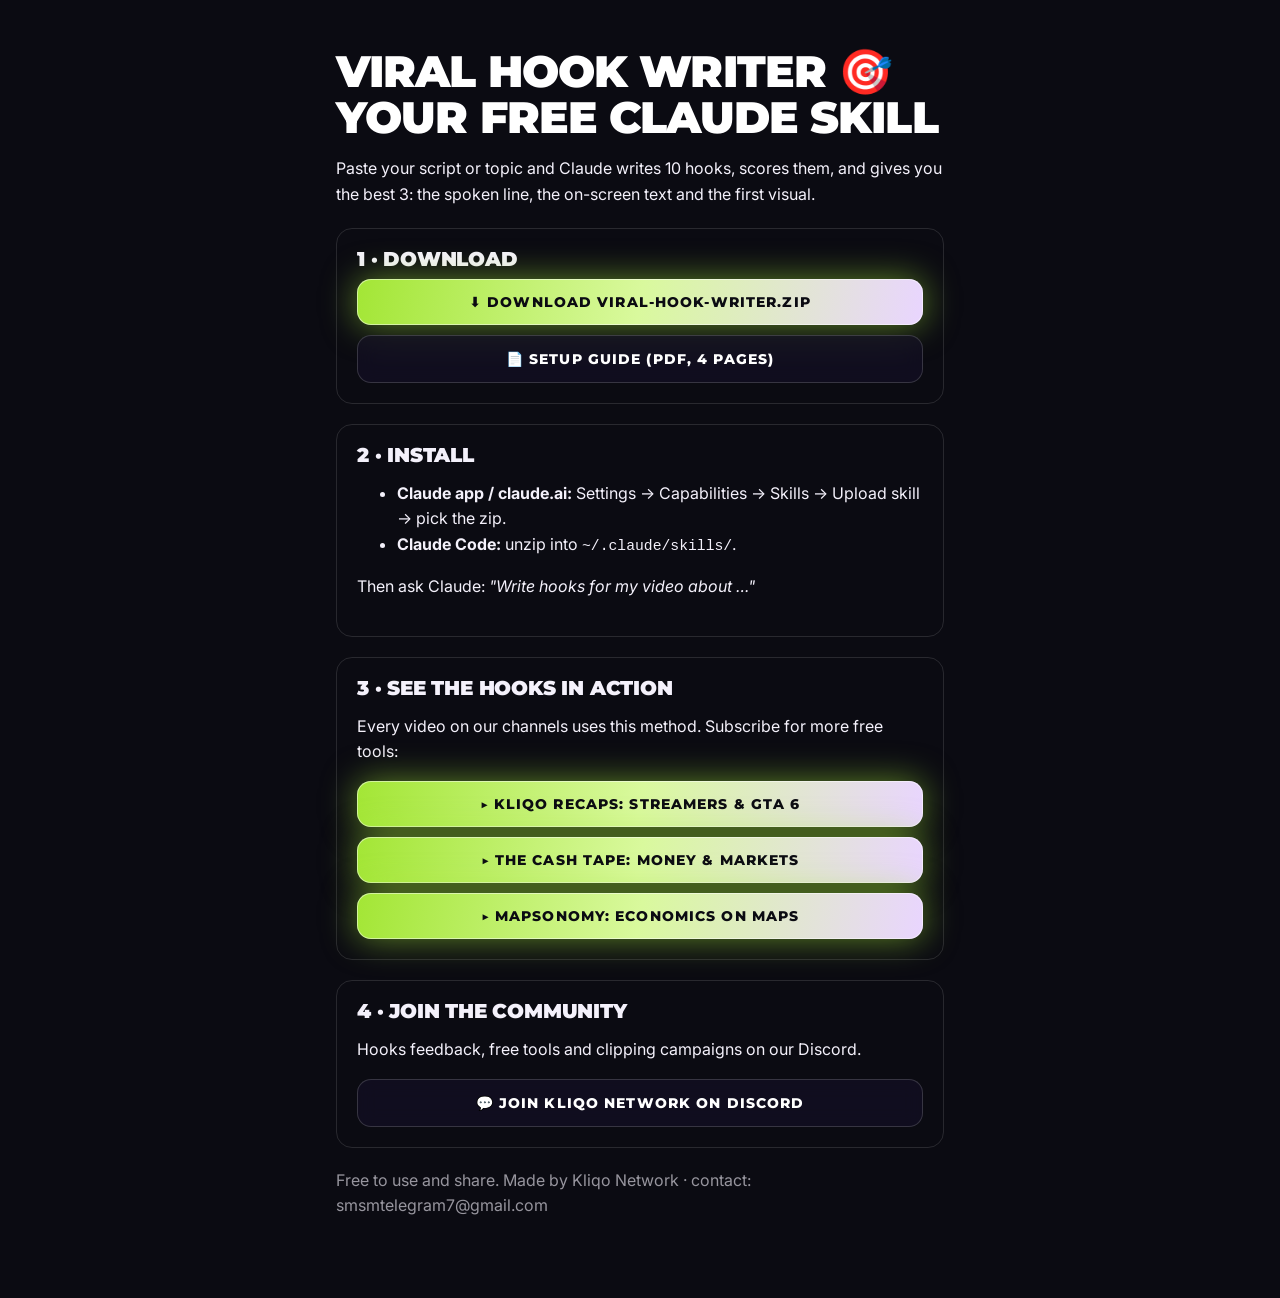
<file: skill/index.html>
<!doctype html>
<html lang="en">
<head>
<meta charset="utf-8">
<meta name="viewport" content="width=device-width, initial-scale=1">
<title>Free Claude skill: Viral Hook Writer · Kliqo Network</title>
<meta name="description" content="A free Claude skill that writes 10 hooks for your next short video, scores them and picks the best 3.">
<meta name="robots" content="noindex">
<meta name="theme-color" content="#0B0B12">
<link rel="icon" href="../logo.png">
<link href="https://fonts.googleapis.com/css2?family=Montserrat:wght@800;900&family=Inter:wght@400;600&display=swap" rel="stylesheet">
<link rel="stylesheet" href="../style.css">
<style>
  .wrap{max-width:640px;margin:0 auto;padding:48px 16px 64px}
  .wrap h1{font-family:Montserrat,sans-serif;font-weight:900;font-size:clamp(28px,7vw,44px);line-height:1.05;margin:0 0 12px}
  .wrap p,.wrap li{font-family:Inter,sans-serif;line-height:1.6}
  .card{border:1px solid rgba(255,255,255,.12);border-radius:16px;padding:20px;margin:20px 0}
  .card h2{font-family:Montserrat,sans-serif;font-size:20px;margin:0 0 10px}
  .yt{display:flex;flex-direction:column;gap:10px}
  .wrap .btn{display:block;text-align:center}
  code{font-size:.92em}
</style>
</head>
<body>
<main class="wrap">
  <h1>Viral Hook Writer 🎯<br>your free Claude skill</h1>
  <p>Paste your script or topic and Claude writes 10 hooks, scores them, and gives you the best 3: the spoken line, the on-screen text and the first visual.</p>

  <div class="card">
    <h2>1 · Download</h2>
    <a class="btn primary" href="viral-hook-writer.zip" download>⬇ Download viral-hook-writer.zip</a>
    <a class="btn" style="margin-top:10px" href="viral-hook-writer-guide.pdf" target="_blank">📄 Setup guide (PDF, 4 pages)</a>
  </div>

  <div class="card">
    <h2>2 · Install</h2>
    <ul>
      <li><b>Claude app / claude.ai:</b> Settings → Capabilities → Skills → Upload skill → pick the zip.</li>
      <li><b>Claude Code:</b> unzip into <code>~/.claude/skills/</code>.</li>
    </ul>
    <p>Then ask Claude: <i>"Write hooks for my video about …"</i></p>
  </div>

  <div class="card">
    <h2>3 · See the hooks in action</h2>
    <p>Every video on our channels uses this method. Subscribe for more free tools:</p>
    <div class="yt">
      <a class="btn primary" href="https://www.youtube.com/@kliqorecaps?sub_confirmation=1">▶ Kliqo Recaps: streamers &amp; GTA 6</a>
      <a class="btn primary" href="https://www.youtube.com/@thecashtape?sub_confirmation=1">▶ The Cash Tape: money &amp; markets</a>
      <a class="btn primary" href="https://www.youtube.com/@mapsonomy?sub_confirmation=1">▶ Mapsonomy: economics on maps</a>
    </div>
  </div>
  <div class="card"><h2>4 · Join the community</h2><p>Hooks feedback, free tools and clipping campaigns on our Discord.</p><a class="btn" href="https://discord.gg/Bvebma6bkj">💬 Join Kliqo Network on Discord</a></div>
  <p style="opacity:.6">Free to use and share. Made by Kliqo Network · contact: smsmtelegram7@gmail.com</p>
</main>
</body>
</html>
</file>
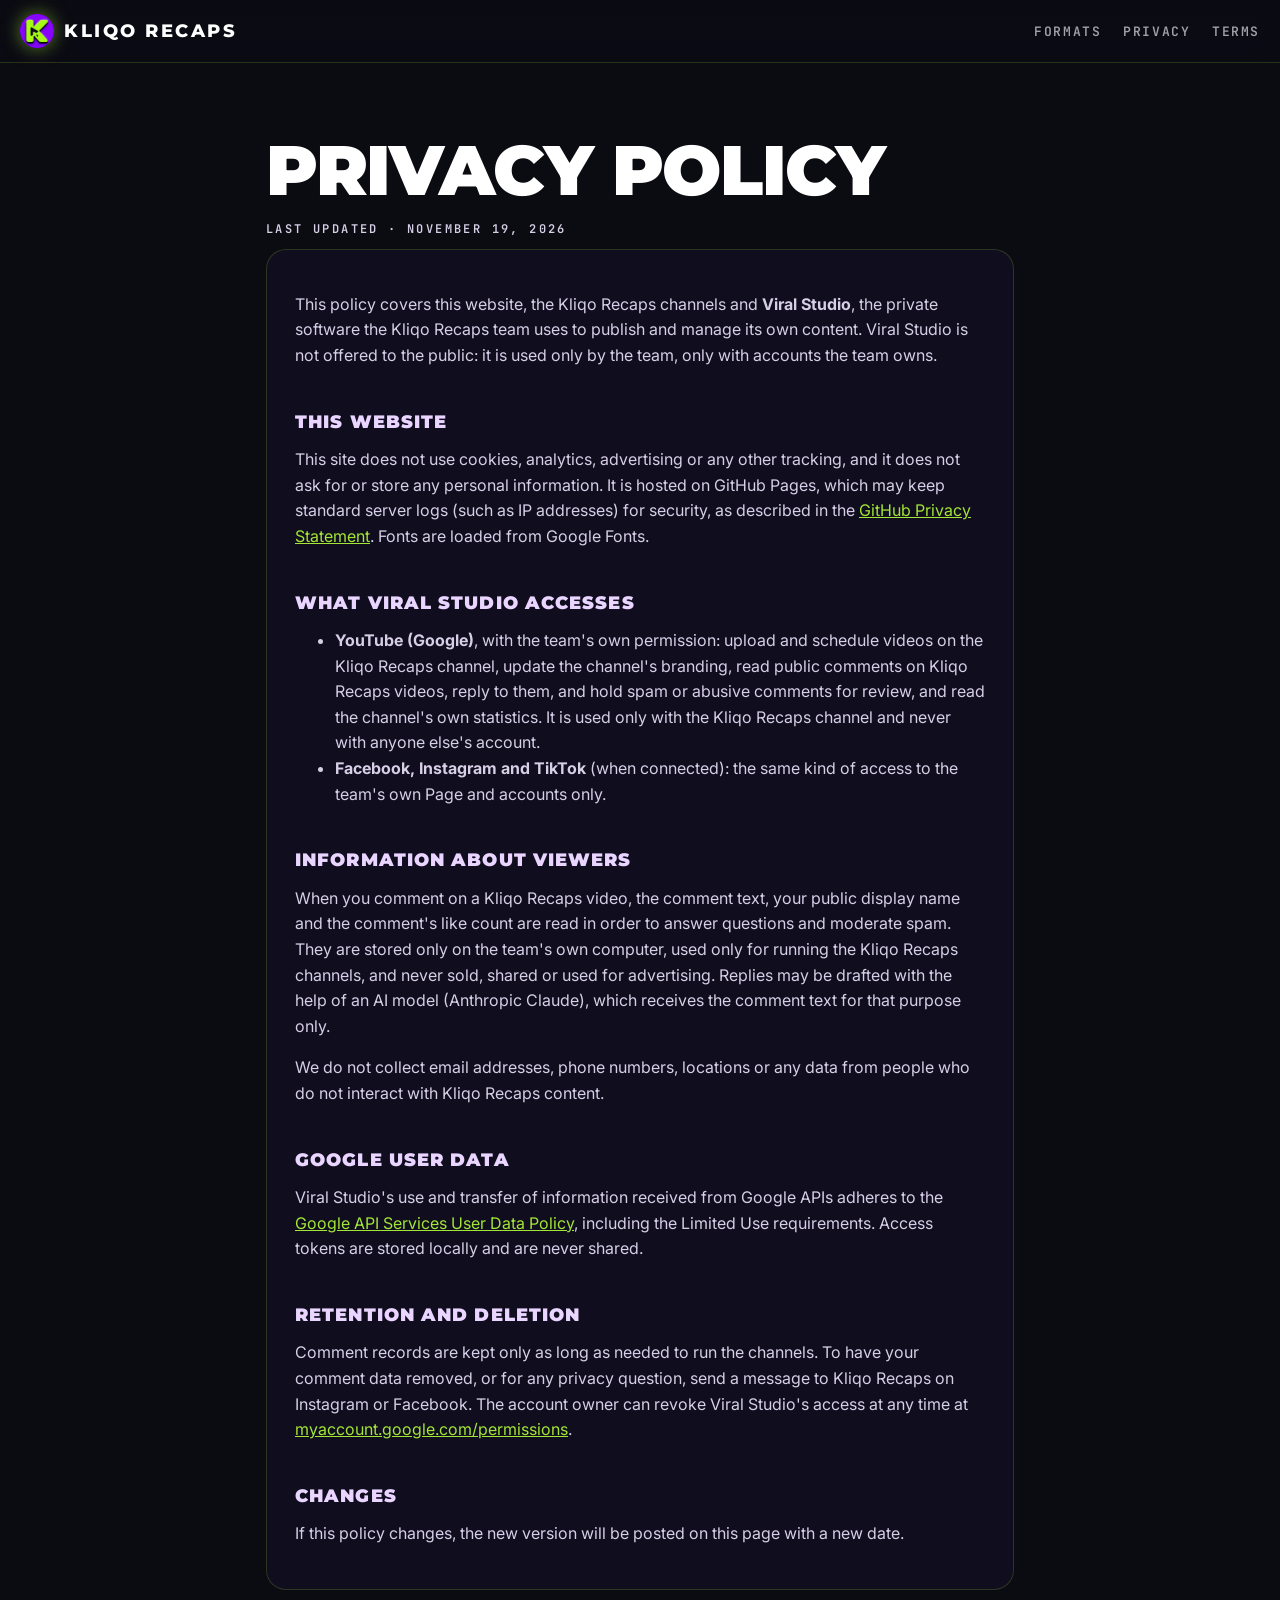
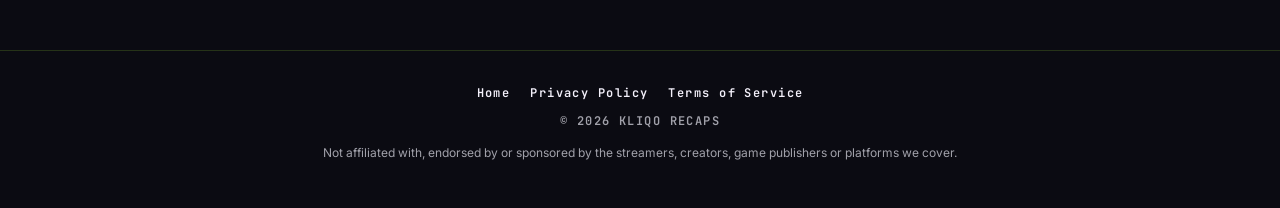
<file: privacy.html>
<!doctype html>
<html lang="en">
<head>
<meta charset="utf-8">
<meta name="viewport" content="width=device-width, initial-scale=1">
<title>Privacy Policy · Kliqo Recaps</title>
<link rel="icon" href="logo.png">
<link rel="preconnect" href="https://fonts.googleapis.com">
<link rel="preconnect" href="https://fonts.gstatic.com" crossorigin>
<link href="https://fonts.googleapis.com/css2?family=Montserrat:wght@800;900&family=Inter:wght@400;600&family=JetBrains+Mono:wght@600;700&display=swap" rel="stylesheet">
<link rel="stylesheet" href="style.css">
<meta name="theme-color" content="#0B0B12">
</head>
<body>
<header class="bar">
  <a class="brand" href="index.html"><img src="img/logo.webp" alt="">KLIQO RECAPS</a>
  <nav><a href="index.html#formats">Formats</a><a href="privacy.html">Privacy</a><a href="terms.html">Terms</a></nav>
</header>
<main class="doc">
<h1>Privacy Policy</h1>
<p class="updated">Last updated · November 19, 2026</p>
<div class="card">
<p>This policy covers this website, the Kliqo Recaps channels and <strong>Viral Studio</strong>, the private software the Kliqo Recaps team
uses to publish and manage its own content. Viral Studio is not offered to the public: it is used only by the team,
only with accounts the team owns.</p>

<h2>This website</h2>
<p>This site does not use cookies, analytics, advertising or any other tracking, and it does not ask for or store any personal
information. It is hosted on GitHub Pages, which may keep standard server logs (such as IP addresses) for security, as described in the
<a href="https://docs.github.com/en/site-policy/privacy-policies/github-general-privacy-statement">GitHub Privacy Statement</a>.
Fonts are loaded from Google Fonts.</p>

<h2>What Viral Studio accesses</h2>
<ul>
  <li><strong>YouTube (Google)</strong>, with the team's own permission: upload and schedule videos on the Kliqo Recaps
      channel, update the channel's branding, read public comments on Kliqo Recaps videos, reply to them, and hold spam
      or abusive comments for review, and read the channel's own statistics. It is used only with the Kliqo Recaps
      channel and never with anyone else's account.</li>
  <li><strong>Facebook, Instagram and TikTok</strong> (when connected): the same kind of access to the team's own
      Page and accounts only.</li>
</ul>

<h2>Information about viewers</h2>
<p>When you comment on a Kliqo Recaps video, the comment text, your public display name and the comment's like count
are read in order to answer questions and moderate spam. They are stored only on the team's own computer, used only
for running the Kliqo Recaps channels, and never sold, shared or used for advertising. Replies may be drafted with the
help of an AI model (Anthropic Claude), which receives the comment text for that purpose only.</p>
<p>We do not collect email addresses, phone numbers, locations or any data from people who do not interact with
Kliqo Recaps content.</p>

<h2>Google user data</h2>
<p>Viral Studio's use and transfer of information received from Google APIs adheres to the
<a href="https://developers.google.com/terms/api-services-user-data-policy">Google API Services User Data Policy</a>,
including the Limited Use requirements. Access tokens are stored locally and are never shared.</p>

<h2>Retention and deletion</h2>
<p>Comment records are kept only as long as needed to run the channels. To have your comment data removed, or for any
privacy question, send a message to Kliqo Recaps on Instagram or Facebook. The account owner can revoke Viral Studio's
access at any time at <a href="https://myaccount.google.com/permissions">myaccount.google.com/permissions</a>.</p>

<h2>Changes</h2>
<p>If this policy changes, the new version will be posted on this page with a new date.</p>
</div>
</main>
<footer><a href="index.html">Home</a><a href="privacy.html">Privacy Policy</a><a href="terms.html">Terms of Service</a><p>© 2026 KLIQO RECAPS</p><p class="note">Not affiliated with, endorsed by or sponsored by the streamers, creators, game publishers or platforms we cover.</p></footer>
</body>
</html>
</file>
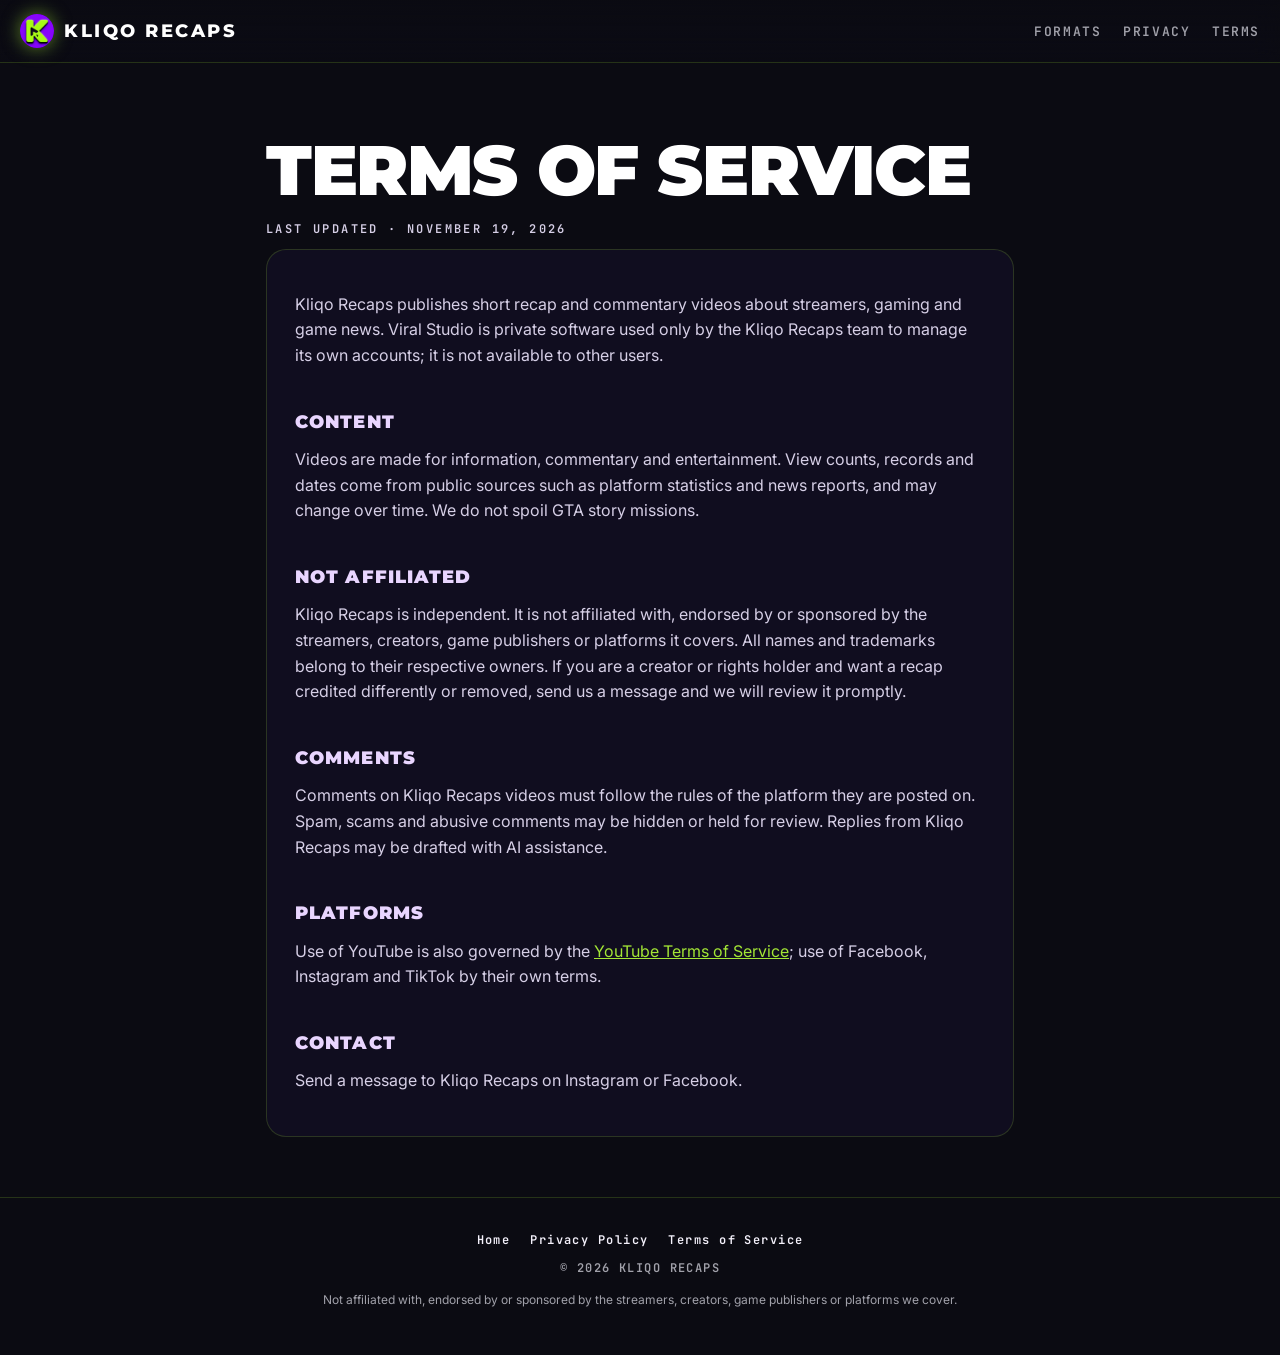
<file: terms.html>
<!doctype html>
<html lang="en">
<head>
<meta charset="utf-8">
<meta name="viewport" content="width=device-width, initial-scale=1">
<title>Terms of Service · Kliqo Recaps</title>
<link rel="icon" href="logo.png">
<link rel="preconnect" href="https://fonts.googleapis.com">
<link rel="preconnect" href="https://fonts.gstatic.com" crossorigin>
<link href="https://fonts.googleapis.com/css2?family=Montserrat:wght@800;900&family=Inter:wght@400;600&family=JetBrains+Mono:wght@600;700&display=swap" rel="stylesheet">
<link rel="stylesheet" href="style.css">
<meta name="theme-color" content="#0B0B12">
</head>
<body>
<header class="bar">
  <a class="brand" href="index.html"><img src="img/logo.webp" alt="">KLIQO RECAPS</a>
  <nav><a href="index.html#formats">Formats</a><a href="privacy.html">Privacy</a><a href="terms.html">Terms</a></nav>
</header>
<main class="doc">
<h1>Terms of Service</h1>
<p class="updated">Last updated · November 19, 2026</p>
<div class="card">
<p>Kliqo Recaps publishes short recap and commentary videos about streamers, gaming and game news. Viral Studio is private
software used only by the Kliqo Recaps team to manage its own accounts; it is not available to other users.</p>
<h2>Content</h2>
<p>Videos are made for information, commentary and entertainment. View counts, records and dates come from public sources
such as platform statistics and news reports, and may change over time. We do not spoil GTA story missions.</p>
<h2>Not affiliated</h2>
<p>Kliqo Recaps is independent. It is not affiliated with, endorsed by or sponsored by the streamers, creators, game publishers
or platforms it covers. All names and trademarks belong to their respective owners. If you are a creator or rights holder and want
a recap credited differently or removed, send us a message and we will review it promptly.</p>
<h2>Comments</h2>
<p>Comments on Kliqo Recaps videos must follow the rules of the platform they are posted on. Spam, scams and abusive
comments may be hidden or held for review. Replies from Kliqo Recaps may be drafted with AI assistance.</p>
<h2>Platforms</h2>
<p>Use of YouTube is also governed by the <a href="https://www.youtube.com/t/terms">YouTube Terms of Service</a>;
use of Facebook, Instagram and TikTok by their own terms.</p>
<h2>Contact</h2>
<p>Send a message to Kliqo Recaps on Instagram or Facebook.</p>
</div>
</main>
<footer><a href="index.html">Home</a><a href="privacy.html">Privacy Policy</a><a href="terms.html">Terms of Service</a><p>© 2026 KLIQO RECAPS</p><p class="note">Not affiliated with, endorsed by or sponsored by the streamers, creators, game publishers or platforms we cover.</p></footer>
</body>
</html>
</file>
<file: style.css>
/* Kliqo Recaps — HDR / future look. Deep black, electric purple + lime bloom, bold type. */
:root {
  --bg: #0B0B12;
  --bg2: #17112A;
  --navy: #17112A;
  --purple: #8704FC;
  --neon: #A3E635;
  --coral: #B26BFF;
  --sand: #E9D5FF;
  --ink: #f4f1fb;
  --muted: #A1A1AA;
  --line: rgba(163, 230, 53, .18);
  --glass: rgba(23, 17, 42, .55);
  --display: "Montserrat", system-ui, sans-serif;
  --body: "Inter", system-ui, -apple-system, "Segoe UI", sans-serif;
  --mono: "JetBrains Mono", ui-monospace, "Cascadia Code", Consolas, monospace;
}
* { box-sizing: border-box; }
html { scroll-behavior: smooth; }
body {
  margin: 0; background: var(--bg); color: var(--ink);
  font: 16px/1.6 var(--body); -webkit-font-smoothing: antialiased; overflow-x: hidden;
}
a { color: var(--neon); }
img { display: block; max-width: 100%; }
.wrap { width: 100%; max-width: 1180px; margin: 0 auto; padding: 0 16px; }

/* ---------- top bar ---------- */
.bar {
  position: fixed; inset: 0 0 auto; z-index: 20; display: flex; align-items: center; justify-content: space-between;
  padding: 14px 20px; backdrop-filter: blur(14px) saturate(160%); -webkit-backdrop-filter: blur(14px) saturate(160%);
  background: linear-gradient(to bottom, rgba(11, 11, 18, .85), rgba(11, 11, 18, .35)); border-bottom: 1px solid var(--line);
}
.brand { display: flex; align-items: center; gap: 10px; color: #fff; text-decoration: none;
         font: 800 18px/1 var(--display); letter-spacing: .14em; }
.brand img { width: 34px; height: 34px; border-radius: 50%; box-shadow: 0 0 18px rgba(163, 230, 53, .55); }
.bar nav { display: flex; gap: 22px; }
.bar nav a { color: var(--muted); text-decoration: none; font: 600 13px var(--mono); letter-spacing: .12em; text-transform: uppercase; }
.bar nav a:hover { color: var(--neon); }

/* ---------- hero ---------- */
.hero {
  position: relative; min-height: 100svh; display: grid; place-items: center; text-align: center;
  padding: 120px 16px 90px; isolation: isolate; overflow: hidden;
}
.hero::before { /* the glowing world map */
  content: ""; position: absolute; inset: -4%; z-index: -3;
  background: url("img/hero.webp") center / cover no-repeat;
  filter: saturate(1.5) contrast(1.15) brightness(.9);
  animation: drift 40s ease-in-out infinite alternate;
}
.hero::after { /* vignette + fade into page */
  content: ""; position: absolute; inset: 0; z-index: -2;
  background:
    radial-gradient(ellipse 60% 45% at 50% 45%, rgba(11, 11, 18, .15), rgba(11, 11, 18, .82) 70%, var(--bg) 100%),
    linear-gradient(to bottom, rgba(11, 11, 18, .2), transparent 30%, transparent 70%, var(--bg));
}
.grid-floor {
  position: absolute; left: -50%; right: -50%; bottom: -10%; height: 55%; z-index: -1; opacity: .55;
  background:
    repeating-linear-gradient(90deg, rgba(163, 230, 53, .35) 0 1px, transparent 1px 80px),
    repeating-linear-gradient(0deg, rgba(163, 230, 53, .35) 0 1px, transparent 1px 80px);
  transform: perspective(520px) rotateX(64deg); transform-origin: center top;
  mask-image: linear-gradient(to top, #000 10%, transparent 85%);
  -webkit-mask-image: linear-gradient(to top, #000 10%, transparent 85%);
  animation: floor 6s linear infinite;
}
.scan {
  position: absolute; inset: 0; z-index: -1; pointer-events: none; opacity: .18;
  background: repeating-linear-gradient(0deg, rgba(255, 255, 255, .06) 0 1px, transparent 1px 3px);
}
.orb { position: relative; width: 132px; height: 132px; margin: 0 auto 26px; }
.orb img { position: absolute; inset: 14px; width: 104px; height: 104px; border-radius: 50%;
           box-shadow: 0 0 40px rgba(163, 230, 53, .6), 0 0 90px rgba(135, 4, 252, .25); }
.orb::before { content: ""; position: absolute; inset: 0; border-radius: 50%;
               background: conic-gradient(from 0deg, transparent, var(--neon), transparent 40%, var(--coral), transparent 75%);
               -webkit-mask: radial-gradient(circle, transparent 60px, #000 61px, #000 66px, transparent 67px);
               mask: radial-gradient(circle, transparent 60px, #000 61px, #000 66px, transparent 67px);
               animation: spin 6s linear infinite; }
.eyebrow { display: inline-flex; align-items: center; gap: 10px; padding: 7px 14px; border: 1px solid var(--line);
           border-radius: 999px; background: rgba(11, 11, 18, .55); color: var(--neon);
           font: 600 12px var(--mono); letter-spacing: .2em; text-transform: uppercase; }
.eyebrow i { width: 8px; height: 8px; border-radius: 50%; background: var(--coral);
             box-shadow: 0 0 12px var(--coral); animation: pulse 1.6s ease-in-out infinite; }
h1 {
  margin: 22px 0 18px; font: 900 clamp(2.6rem, 8.4vw, 6.6rem)/.92 var(--display); letter-spacing: -.02em;
  text-transform: uppercase; color: #fff;
}
h1 .hdr {
  display: block; background: linear-gradient(92deg, var(--neon) 0%, #e4ff9e 38%, var(--sand) 55%, var(--coral) 92%);
  -webkit-background-clip: text; background-clip: text; color: transparent;
  filter: drop-shadow(0 0 22px rgba(163, 230, 53, .45)) drop-shadow(0 0 60px rgba(135, 4, 252, .25));
}
.lead { max-width: 640px; margin: 0 auto; color: #d6cfe6; font-size: clamp(1rem, 2.1vw, 1.2rem); }
.cta { display: flex; flex-wrap: wrap; justify-content: center; gap: 12px; margin-top: 34px; }
.btn {
  display: inline-flex; align-items: center; gap: 10px; padding: 14px 22px; border-radius: 14px; text-decoration: none;
  font: 800 14px var(--display); letter-spacing: .08em; text-transform: uppercase; color: #fff;
  border: 1px solid rgba(255, 255, 255, .16); background: var(--glass);
  backdrop-filter: blur(10px); -webkit-backdrop-filter: blur(10px);
  transition: transform .2s, box-shadow .2s, border-color .2s;
}
.btn:hover { transform: translateY(-2px); border-color: var(--neon); box-shadow: 0 0 28px rgba(163, 230, 53, .35); }
.btn.primary { color: #0B0B12; border: 0; background: linear-gradient(100deg, var(--neon), #d9f99d 50%, var(--sand));
               box-shadow: 0 0 34px rgba(163, 230, 53, .55), inset 0 0 0 1px rgba(255, 255, 255, .5); }
.btn.primary:hover { box-shadow: 0 0 50px rgba(163, 230, 53, .8); }
.scroll-hint { position: absolute; bottom: 26px; left: 50%; transform: translateX(-50%); color: var(--muted);
               font: 600 11px var(--mono); letter-spacing: .3em; }

/* ---------- ticker ---------- */
.ticker { position: relative; overflow: hidden; border-block: 1px solid var(--line);
          background: linear-gradient(90deg, rgba(163, 230, 53, .08), rgba(135, 4, 252, .08)); }
.ticker-track { display: flex; width: max-content; animation: tick 48s linear infinite; }
.ticker span { padding: 16px 28px; white-space: nowrap; font: 700 14px var(--mono); letter-spacing: .08em; color: #efe9f9; }
.ticker b { color: var(--neon); text-shadow: 0 0 14px rgba(163, 230, 53, .7); }
.ticker em { font-style: normal; color: var(--coral); text-shadow: 0 0 14px rgba(135, 4, 252, .7); }

/* ---------- sections ---------- */
section { padding: 110px 0; }
.kicker { font: 700 12px var(--mono); letter-spacing: .3em; color: var(--coral); text-transform: uppercase; }
h2 { margin: 10px 0 14px; font: 900 clamp(2rem, 5.4vw, 3.8rem)/1 var(--display); text-transform: uppercase; letter-spacing: -.01em; }
h2 span { color: var(--neon); text-shadow: 0 0 26px rgba(163, 230, 53, .5); }
.sub { max-width: 620px; color: var(--muted); }

/* episodes */
.eps { display: grid; grid-template-columns: repeat(4, 1fr); gap: 16px; margin-top: 46px; }
.ep {
  position: relative; display: block; border-radius: 20px; overflow: hidden; text-decoration: none; color: #fff;
  background: var(--bg2); border: 1px solid rgba(255, 255, 255, .08); aspect-ratio: 9 / 16;
  transition: transform .35s cubic-bezier(.2, .8, .2, 1), box-shadow .35s, border-color .35s;
}
.ep img { position: absolute; inset: 0; width: 100%; height: 100%; object-fit: cover; filter: saturate(1.35) contrast(1.08);
          transition: transform .6s cubic-bezier(.2, .8, .2, 1); }
.ep::after { content: ""; position: absolute; inset: 0;
             background: linear-gradient(to top, var(--bg) 0%, rgba(11, 11, 18, .98) 34%, rgba(11, 11, 18, .55) 50%, transparent 66%); }
.ep:hover { transform: translateY(-8px); border-color: var(--neon);
            box-shadow: 0 0 0 1px var(--neon), 0 24px 60px -10px rgba(163, 230, 53, .45); }
.ep:hover img { transform: scale(1.06); }
.ep .meta { position: absolute; left: 14px; right: 14px; bottom: 14px; z-index: 1; }
.ep .num { font: 700 11px var(--mono); letter-spacing: .25em; color: var(--coral); }
.ep h3 { margin: 6px 0 8px; font: 800 15px/1.2 var(--display); }
.chip { display: inline-block; padding: 4px 9px; border-radius: 999px; font: 700 11px var(--mono);
        color: #0B0B12; background: var(--neon); box-shadow: 0 0 16px rgba(163, 230, 53, .6); }

/* stats */
.stats { display: grid; grid-template-columns: repeat(3, 1fr); gap: 16px; margin-top: 46px; }
.stat { position: relative; padding: 30px 26px; border-radius: 22px; background: var(--glass); border: 1px solid var(--line);
        overflow: hidden; }
.stat::before { content: ""; position: absolute; width: 220px; height: 220px; right: -80px; top: -80px; border-radius: 50%;
                background: radial-gradient(circle, rgba(163, 230, 53, .28), transparent 70%); }
.stat:nth-child(2)::before { background: radial-gradient(circle, rgba(135, 4, 252, .3), transparent 70%); }
.stat .big { font: 900 clamp(2.6rem, 6vw, 4.4rem)/1 var(--display);
             background: linear-gradient(120deg, #fff, var(--neon)); -webkit-background-clip: text; background-clip: text; color: transparent; }
.stat:nth-child(2) .big { background: linear-gradient(120deg, #fff, var(--coral)); -webkit-background-clip: text; background-clip: text; }
.stat h3 { margin: 12px 0 6px; font: 800 18px var(--display); text-transform: uppercase; letter-spacing: .04em; }
.stat p { margin: 0; color: var(--muted); }

/* platforms */
.plats { display: grid; grid-template-columns: repeat(4, 1fr); gap: 14px; margin-top: 40px; }
.plat { display: flex; justify-content: space-between; align-items: center; padding: 26px 22px; border-radius: 18px;
        text-decoration: none; color: #fff; background: linear-gradient(140deg, rgba(135, 4, 252, .14), rgba(11, 11, 18, .6));
        border: 1px solid var(--line); font: 900 20px var(--display); text-transform: uppercase; letter-spacing: .04em;
        transition: background .3s, box-shadow .3s, transform .3s; }
.plat small { display: block; margin-top: 4px; color: var(--muted); font: 600 12px var(--mono); letter-spacing: .1em; text-transform: none; }
.plat .arrow { font-size: 26px; color: var(--neon); transition: transform .3s; }
.plat:hover { transform: translateY(-4px); box-shadow: 0 0 40px rgba(163, 230, 53, .3);
              background: linear-gradient(140deg, rgba(163, 230, 53, .3), rgba(135, 4, 252, .16)); }
.plat:hover .arrow { transform: translate(4px, -4px); }

/* footer */
footer { border-top: 1px solid var(--line); padding: 34px 16px 46px; text-align: center; color: var(--muted);
         font: 600 12px var(--mono); letter-spacing: .12em; }
footer a { color: var(--ink); text-decoration: none; margin: 0 10px; }
footer a:hover { color: var(--neon); }

/* legal pages */
.doc { max-width: 780px; margin: 0 auto; padding: 130px 16px 60px; }
.doc h1 { font-size: clamp(2.4rem, 7vw, 4.4rem); margin-top: 8px; }
.doc h2 { font-size: 1.15rem; margin-top: 2.4em; color: var(--sand); letter-spacing: .06em; }
.doc p, .doc li { color: #d6cfe6; }
.doc .card { padding: 26px 28px; border-radius: 20px; background: var(--glass); border: 1px solid var(--line); }
.updated { font: 600 12px var(--mono); letter-spacing: .2em; color: var(--coral); text-transform: uppercase; }

/* reveal */
.js .reveal { opacity: 0; transform: translateY(26px); transition: opacity .8s ease, transform .8s cubic-bezier(.2, .8, .2, 1); }
.js .reveal.in { opacity: 1; transform: none; }

@keyframes drift { from { transform: scale(1.04) translate3d(-1%, 0, 0); } to { transform: scale(1.1) translate3d(1%, -1%, 0); } }
@keyframes floor { from { background-position: 0 0, 0 0; } to { background-position: 0 0, 0 80px; } }
@keyframes spin { to { transform: rotate(360deg); } }
@keyframes pulse { 50% { opacity: .35; } }
@keyframes tick { to { transform: translateX(-50%); } }

@media (max-width: 980px) {
  .eps { grid-template-columns: repeat(2, 1fr); }
  .plats { grid-template-columns: repeat(2, 1fr); }
}
@media (max-width: 640px) {
  .bar nav { display: none; }
  section { padding: 80px 0; }
  .eps { grid-template-columns: repeat(2, 1fr); gap: 12px; }
  .stats { grid-template-columns: 1fr; }
  .plats { grid-template-columns: 1fr; }
  .btn { width: 100%; justify-content: center; }
}
@media (prefers-reduced-motion: reduce) {
  *, *::before, *::after { animation: none !important; transition: none !important; }
  .reveal { opacity: 1; transform: none; }
}

/* ---------- additions for this brand ---------- */
.ep p { margin: 0 0 10px; color: #d8d8e0; font-size: 13px; line-height: 1.4; }
.notice { display: flex; gap: 16px; align-items: flex-start; margin-top: 40px; padding: 22px 24px; border-radius: 18px;
          background: var(--glass); border: 1px solid var(--line); }
.notice b { flex: none; padding: 5px 10px; border-radius: 999px; font: 700 11px var(--mono); letter-spacing: .14em;
            color: var(--bg); background: var(--neon); box-shadow: 0 0 16px rgba(163, 230, 53, .5); text-transform: uppercase; }
.notice p { margin: 0; color: var(--ink); }
footer .note { max-width: 760px; margin: 14px auto 0; font: 400 12px/1.6 var(--body); letter-spacing: 0; text-transform: none; }
@media (max-width: 640px) {
  .notice { flex-direction: column; gap: 10px; }
  .ep .meta { left: 10px; right: 10px; bottom: 10px; }
  .ep p { font-size: 12px; }
}
</file>
